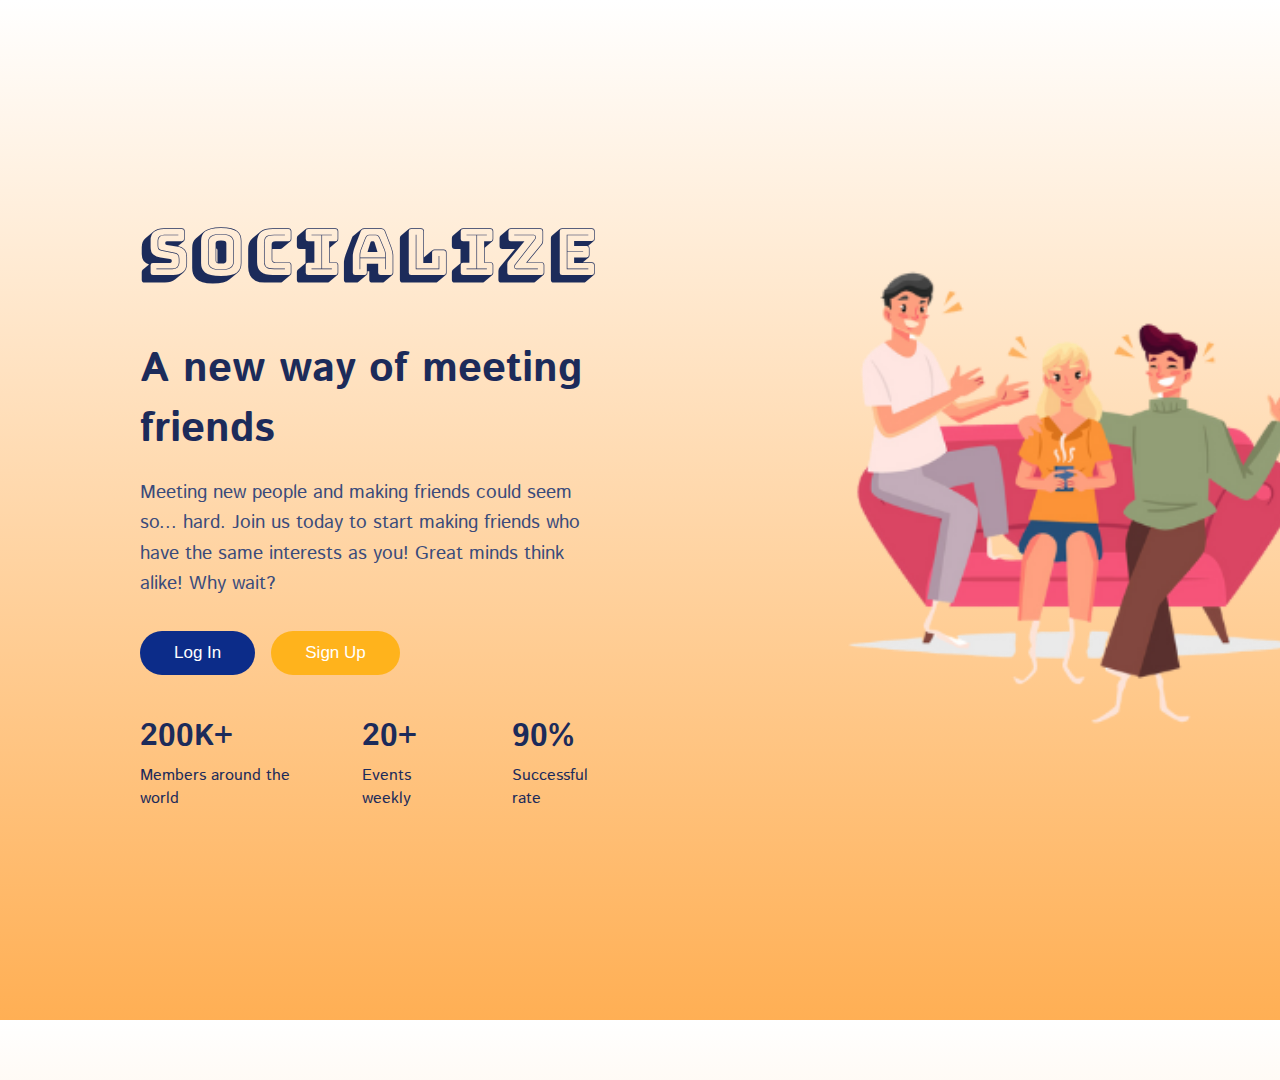
<file: index.html>
<!DOCTYPE html>
<html lang="en">
<head>
  <meta charset="UTF-8" />
  <title>Socialize</title>
  <meta name="viewport" content="width=device-width, initial-scale=1">

  <!-- Fonts -->
  <link href="https://fonts.googleapis.com/css2?family=Bungee+Shade&family=Istok+Web:wght@400;700&display=swap" rel="stylesheet">
  <link rel="shortcut icon" type="image/x-icon" href="logo.ico" />

  <!-- External CSS -->
  <link rel="stylesheet" href="assets/css/index.css">
</head>

<body>

  <div class="container">

    <!-- LEFT SECTION -->
    <div class="left">
      <div class="logo">SOCIALIZE</div>

      <h1>A new way of meeting friends</h1>

      <p class="subtitle">
        Meeting new people and making friends could seem so... hard.
        Join us today to start making friends who have the same interests as you!
        Great minds think alike! Why wait?
      </p>

      <div class="btn-group">
        <button class="btn btn-login" onclick="window.location.href='login.html'">Log In</button>
        <button class="btn btn-signup" onclick="window.location.href='signup.html'">Sign Up</button>
      </div>

      <div class="stats">
        <div class="stat-item">
          <div class="num">200K+</div>
          <div>Members around the world</div>
        </div>
        <div class="stat-item">
          <div class="num">20+</div>
          <div>Events weekly</div>
        </div>
        <div class="stat-item">
          <div class="num">90%</div>
          <div>Successful rate</div>
        </div>
      </div>
    </div>

    <!-- RIGHT SECTION IMAGES -->
    <div class="right">
      <img class="main-illustration" src="assets/images/3.png" alt="Friends on couch">
      <img class="side-illustration" src="assets/images/4.png" alt="Group talking at table">
    </div>

  </div>

</body>
</html>
</file>
<file: assets/css/index.css>
body {
  margin: 0;
  font-family: "Istok Web", sans-serif;
  background: linear-gradient(to bottom, #ffffff, #ffaf54);
  color: #1c2b5a;
  overflow-x: hidden;
  position: relative;
}

.container {
  max-width: 1600px;
  margin: 0 auto;
  padding: 60px 140px;
  display: flex;
  justify-content: space-between;
  align-items: center;
  min-height: 100vh;
  position: relative;
  z-index: 3;
}

/* LEFT SIDE */
.left {
  max-width: 640px;
  z-index: 3;
}

.logo {
  font-size: 64px;
  font-family: "Bungee Shade", sans-serif;
  color: #1c2b5a;
  margin-bottom: 45px;
  letter-spacing: 2px;
}

h1 {
  font-size: 42px;
  font-weight: 700;
  margin-bottom: 16px;
}

.subtitle {
  font-size: 19px;
  line-height: 1.6;
  color: #3a4b7b;
  margin-bottom: 32px;
}

.btn-group {
  display: flex;
  gap: 16px;
  margin-bottom: 40px;
}

.btn {
  padding: 12px 34px;
  border-radius: 25px;
  border: none;
  font-size: 17px;
  cursor: pointer;
  transition: transform 0.15s ease;
}

.btn:hover {
  transform: translateY(-2px);
}

.btn-login {
  background: #0c2c89;
  color: white;
}

.btn-signup {
  background: #ffb31c;
  color: white;
}

.stats {
  display: flex;
  gap: 70px;
}

.stat-item .num {
  font-size: 30px;
  font-weight: 700;
  margin-bottom: 6px;
}

/* RIGHT SIDE IMAGES */
.right {
  position: relative;
  flex-grow: 1;
  display: flex;
  justify-content: center;
  align-items: flex-start;
  padding-right: 80px;
  z-index: 3;
}

.main-illustration {
  width: 900px;
  height: auto;
  max-width: none;
  z-index: 3;
  transform: translateY(-35px);
}

.side-illustration {
  position: absolute;
  width: 520px;
  height: auto;
  bottom: -120px;
  right: -140px;
  z-index: 2;
}
</file>
